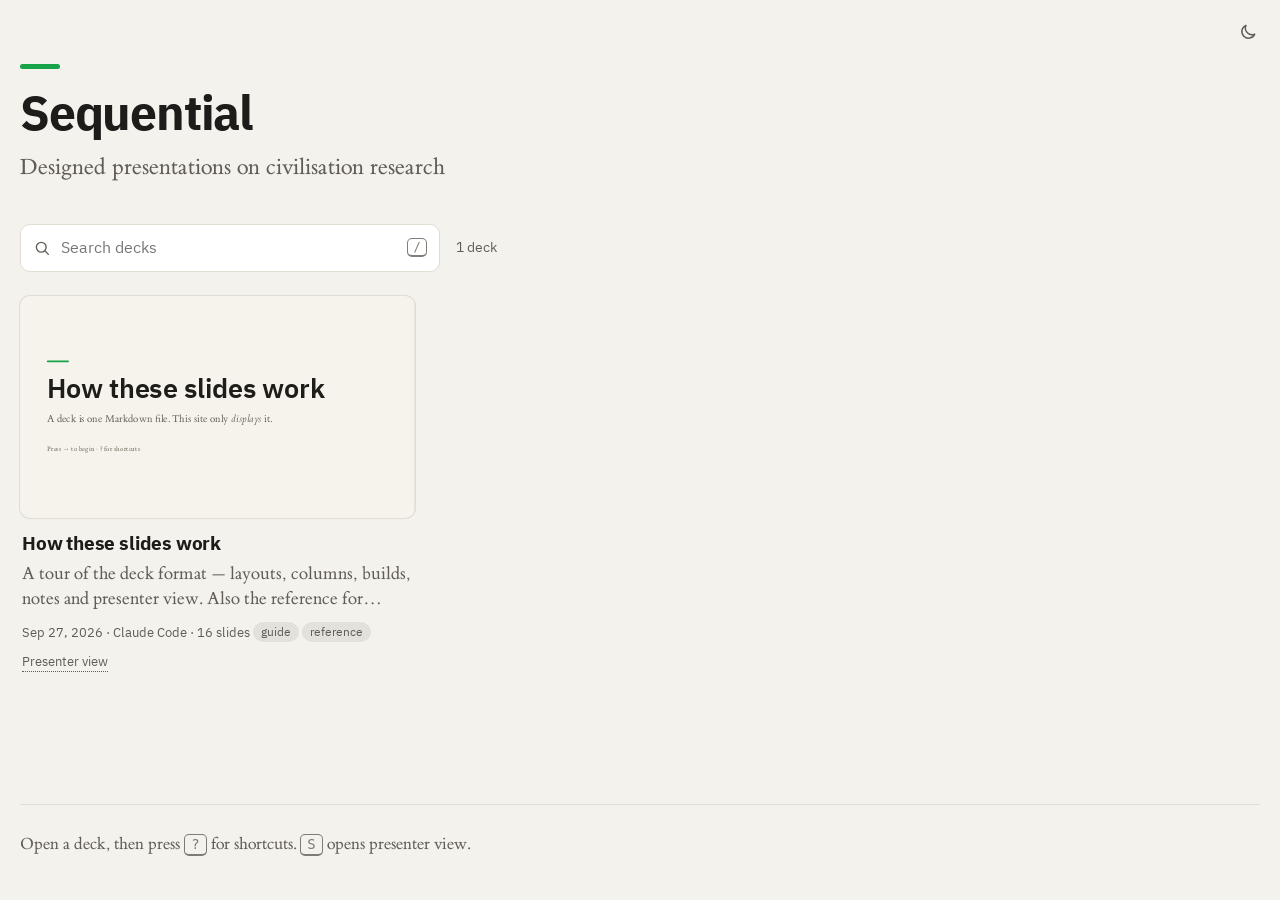
<file: index.html>
<!doctype html>
<html lang="en">
<head>
  <meta charset="utf-8">
  <meta name="viewport" content="width=device-width, initial-scale=1">
  <title>Sequential</title>
  <meta name="description" content="Designed presentations on civilisation research.">
  <link rel="icon" href="assets/icon.svg?v=899201143b" type="image/svg+xml">
  <script>document.documentElement.classList.add('is-loading');setTimeout(function(){document.documentElement.classList.remove('is-loading')},3000);try{var t=localStorage.getItem('slides:theme');if((t==='light'||t==='dark')&&!/[?&]capture\b/.test(location.search))document.documentElement.dataset.theme=t}catch(e){}</script>
  <link rel="preload" href="assets/fonts/IBMPlexSansArabic-SemiBold.woff2?v=630468c56a" as="font" type="font/woff2" crossorigin>
  <link rel="preload" href="assets/fonts/IBMPlexSansArabic-Regular.woff2?v=2cebaea5d6" as="font" type="font/woff2" crossorigin>
  <link rel="preload" href="assets/fonts/ETBembo-Roman.woff2?v=bb81522377" as="font" type="font/woff2" crossorigin>
  <link rel="stylesheet" href="assets/css/fonts.css?v=bd11b258bb">
  <link rel="stylesheet" href="assets/css/slides.css?v=8a4e3a2d45">
  <link rel="stylesheet" href="assets/css/site.css?v=ea7a5cba19">
</head>
<body class="library">
  <button class="theme-toggle" type="button" aria-label="Switch theme"></button>
  <header class="lib-head">
    <div class="lib-head-inner">
      <h1 id="site-title">Sequential</h1>
      <p id="site-desc" class="lib-desc">Designed presentations on civilisation research</p>
    </div>
  </header>
  <main class="lib-main">
    <div class="toolbar">
      <label class="search">
        <span class="sr-only">Search decks</span>
        <svg viewBox="0 0 24 24" width="18" height="18" fill="none" stroke="currentColor" stroke-width="1.8" stroke-linecap="round" aria-hidden="true"><circle cx="11" cy="11" r="6.5"/><path d="M16 16l4.5 4.5"/></svg>
        <input id="search" type="search" placeholder="Search decks" autocomplete="off">
        <kbd aria-hidden="true">/</kbd>
      </label>
      <span id="count" class="count" aria-live="polite"></span>
    </div>
    <p id="status" class="status" hidden></p>
    <ul id="decks" class="grid"></ul>
  </main>
  <footer class="lib-foot">
    <p>Open a deck, then press <kbd>?</kbd> for shortcuts. <kbd>S</kbd> opens presenter view.</p>
  </footer>
  <script type="module" src="assets/js/library.js?v=268ffe0123"></script>
</body>
</html>
</file>
<file: assets/css/fonts.css>
/* Self-hosted type: ET Bembo (MIT, see fonts/ET-Bembo-LICENSE.txt) for text,
   IBM Plex Sans Arabic (OFL, see fonts/IBM-Plex-LICENSE.txt) for titles and headings. */
@font-face { font-family: "ET Bembo"; src: url("../fonts/ETBembo-Roman.woff2?v=bb81522377") format("woff2"); font-weight: 400; font-style: normal; font-display: block; }
@font-face { font-family: "ET Bembo"; src: url("../fonts/ETBembo-Italic.woff2?v=bab69ba571") format("woff2"); font-weight: 400; font-style: italic; font-display: block; }
@font-face { font-family: "ET Bembo"; src: url("../fonts/ETBembo-SemiBold.woff2?v=1639a3ce1d") format("woff2"); font-weight: 600 700; font-style: normal; font-display: block; }
@font-face { font-family: "IBM Plex Sans Arabic"; src: url("../fonts/IBMPlexSansArabic-Regular.woff2?v=2cebaea5d6") format("woff2"); font-weight: 400; font-display: block; }
@font-face { font-family: "IBM Plex Sans Arabic"; src: url("../fonts/IBMPlexSansArabic-Medium.woff2?v=28e751d926") format("woff2"); font-weight: 500; font-display: block; }
@font-face { font-family: "IBM Plex Sans Arabic"; src: url("../fonts/IBMPlexSansArabic-SemiBold.woff2?v=630468c56a") format("woff2"); font-weight: 600; font-display: block; }
@font-face { font-family: "IBM Plex Sans Arabic"; src: url("../fonts/IBMPlexSansArabic-Bold.woff2?v=b696be4a36") format("woff2"); font-weight: 700 800; font-display: block; }
</file>
<file: assets/css/slides.css>
/* ==========================================================================
   Slide canvas: themes, typography, layouts, fragments, utilities.
   Every slide is a fixed-size canvas (1280×720 for 16:9) that the viewer
   scales to fit, so all sizes here are in canvas pixels.
   ========================================================================== */

.slide {
  --font-display: "IBM Plex Sans Arabic", ui-sans-serif, system-ui, -apple-system, "Segoe UI", Roboto, Arial, sans-serif;
  --font-text: "ET Bembo", "Iowan Old Style", "Palatino Linotype", Palatino, Georgia, ui-serif, serif;
  --font-mono: ui-monospace, "SF Mono", SFMono-Regular, Menlo, Consolas, "Liberation Mono", monospace;
  --pad-x: 88px;
  --pad-y: 68px;

  position: absolute;
  left: 0;
  top: 0;
  overflow: hidden;
  background: var(--bg);
  color: var(--fg);
  font-family: var(--font-body);
  font-size: 32px;
  line-height: 1.38;
  text-rendering: optimizeLegibility;
  -webkit-font-smoothing: antialiased;
  font-kerning: normal;
  box-sizing: border-box;
}
.slide *, .slide *::before, .slide *::after { box-sizing: border-box; }

/* ------------------------------------------------------------- themes */

.theme-paper {
  --bg: #f6f3ec;
  --fg: #1f1d1a;
  --muted: #6f685c;
  --accent: #16a34a;
  --on-accent: #fff;
  --rule: #ddd6c8;
  --surface: #ece7dc;
  --code-bg: #ebe6da;
  --mark: #f7d98b;
  --font-head: var(--font-display);
  --font-body: var(--font-text);
  --head-weight: 600;
  --head-tracking: -0.01em;
}
.theme-ink {
  --bg: #121417;
  --fg: #ecebe7;
  --muted: #9d998f;
  --accent: #16a34a;
  --on-accent: #fff;
  --rule: #2d3137;
  --surface: #1b1e23;
  --code-bg: #1b1e23;
  --mark: #6b4f1c;
  --font-head: var(--font-display);
  --font-body: var(--font-text);
  --head-weight: 600;
  --head-tracking: -0.015em;
}
.theme-signal {
  --bg: #ffffff;
  --fg: #0b0b0d;
  --muted: #5d5f68;
  --accent: #16a34a;
  --on-accent: #fff;
  --rule: #e3e4e9;
  --surface: #f2f3f7;
  --code-bg: #f2f3f7;
  --mark: #d7f5df;
  --font-head: var(--font-display);
  --font-body: var(--font-text);
  --head-weight: 700;
  --head-tracking: -0.025em;
}

/* Per-slide colour variants (<!-- class: dark --> etc.), and the site-wide
   light/dark toggle, which re-colours every slide not pinned to a variant. */
.slide.dark,
:root[data-theme="dark"] .slide:not(.theme-ink):not(.light):not(.brand) {
  --bg: #111316; --fg: #eeede9; --muted: #a09c93; --rule: #2d3137; --surface: #1b1e23; --code-bg: #1b1e23; --mark: #6b4f1c;
}
.slide.light,
:root[data-theme="light"] .slide.theme-ink:not(.dark):not(.brand) {
  --bg: #fbfaf7; --fg: #1d1c1a; --muted: #6d675d; --rule: #e0dbd0; --surface: #efebe3; --code-bg: #efebe3; --mark: #f7d98b;
}
.slide.brand {
  --bg: var(--accent); --fg: var(--on-accent); --muted: color-mix(in srgb, var(--on-accent) 72%, var(--accent));
  --rule: color-mix(in srgb, var(--on-accent) 30%, var(--accent));
  --surface: color-mix(in srgb, var(--on-accent) 12%, var(--accent));
  --code-bg: color-mix(in srgb, #000 16%, var(--accent));
}
.slide.brand .accent, .slide.brand a, .slide.brand h4, .slide.brand .stat strong,
.slide.brand li::marker, .slide.brand .fragment.highlight.visible { color: inherit; }
.slide.brand h4 { opacity: .8; }
.slide.brand .callout { border-color: currentColor; }

/* ---------------------------------------------------------- structure */

.slide-content {
  position: absolute;
  inset: 0;
  padding: var(--pad-y) var(--pad-x);
  display: flex;
  flex-direction: column;
  overflow: hidden;
  z-index: 1;
}
.slide:has(.slide-footer) .slide-content { padding-bottom: calc(var(--pad-y) + 24px); }
.slide-content > :first-child { margin-top: 0; }
.slide-content > :last-child { margin-bottom: 0; }

.slide-bg {
  position: absolute;
  inset: 0;
  background-position: center;
  background-repeat: no-repeat;
  z-index: 0;
}
.slide.dim .slide-bg::after {
  content: "";
  position: absolute;
  inset: 0;
  background: linear-gradient(180deg, rgb(0 0 0 / .25), rgb(0 0 0 / .62));
}

.slide-footer {
  position: absolute;
  left: var(--pad-x);
  right: var(--pad-x);
  bottom: 26px;
  display: flex;
  justify-content: space-between;
  gap: 24px;
  font-size: 16px;
  letter-spacing: .02em;
  color: var(--muted);
  z-index: 2;
}
.slide-number { font-variant-numeric: tabular-nums; margin-left: auto; }

/* --------------------------------------------------------- typography */

.slide h1, .slide h2, .slide h3, .slide h4 {
  font-family: var(--font-head);
  font-weight: var(--head-weight);
  letter-spacing: var(--head-tracking);
  line-height: 1.08;
  margin: 0 0 .5em;
  text-wrap: balance;
}
.slide h1 { font-size: 68px; }
.slide h2 { font-size: 48px; margin-bottom: 36px; }
.slide h3 { font-size: 32px; line-height: 1.2; margin-bottom: .4em; }
.slide h4 { font-size: 20px; font-family: var(--font-head); text-transform: uppercase; letter-spacing: .1em; color: var(--muted); font-weight: 600; }

.slide :is(h1, h2, h3) code { font-size: .66em; font-weight: 500; vertical-align: .12em; letter-spacing: 0; }
.slide p { margin: 0 0 .7em; text-wrap: pretty; }
.slide a { color: var(--accent); text-decoration-thickness: .06em; text-underline-offset: .15em; }
.slide strong { font-weight: 600; }
.slide mark { background: var(--mark); color: inherit; padding: 0 .12em; border-radius: .12em; }
.slide del { color: var(--muted); }
.slide hr { border: 0; border-top: 2px solid var(--rule); margin: 28px 0; width: 100%; }

.slide ul, .slide ol { margin: 0 0 .7em; padding-left: 1.15em; }
.slide li { margin: 0 0 .42em; padding-left: .2em; }
.slide li > p { margin-bottom: .3em; }
.slide li > ul, .slide li > ol { margin: .42em 0 0; font-size: .86em; }
.slide ul > li::marker { color: var(--accent); content: "— "; font-weight: 600; }
.slide ul ul > li::marker { content: "· "; }
.slide ol > li::marker { color: var(--accent); font-variant-numeric: tabular-nums; font-weight: 600; }
.slide li.task { list-style: none; position: relative; }
.slide li.task::marker { content: ""; }
.slide .task-box {
  display: inline-block; width: .8em; height: .8em; margin: 0 .45em -.06em -1.15em;
  border: 2px solid var(--muted); border-radius: .16em; vertical-align: baseline;
}
.slide .task-box.checked { background: var(--accent); border-color: var(--accent); box-shadow: inset 0 0 0 3px var(--bg); }
.slide li.task.done { color: var(--muted); }

.slide code {
  font-family: var(--font-mono);
  font-size: .76em;
  background: var(--code-bg);
  padding: .08em .3em;
  border-radius: .25em;
}
.slide pre {
  position: relative;
  margin: 0 0 .8em;
  padding: 26px 30px;
  background: var(--code-bg);
  border-radius: 12px;
  font-size: 21px;
  line-height: 1.55;
  overflow: hidden;
  tab-size: 2;
}
.slide pre code { background: none; padding: 0; font-size: inherit; white-space: pre; }
.slide pre code[data-lang]::before {
  content: attr(data-lang);
  position: absolute;
  top: 10px;
  right: 16px;
  font-size: 13px;
  letter-spacing: .08em;
  text-transform: uppercase;
  color: var(--muted);
}

.slide blockquote {
  margin: 0 0 .8em;
  padding: 4px 0 4px 32px;
  border-left: 4px solid var(--accent);
  font-style: italic;
  font-size: 1.12em;
}
.slide blockquote p:last-child { margin-bottom: 0; }

.slide table { border-collapse: collapse; font-size: 26px; margin: 0 0 .8em; width: 100%; font-variant-numeric: tabular-nums; }
.slide th, .slide td { padding: 12px 18px; text-align: left; border-bottom: 1px solid var(--rule); vertical-align: top; }
.slide th { font-family: var(--font-head); font-size: .85em; font-weight: 600; border-bottom: 2px solid var(--fg); }

.slide img, .slide video, .slide svg, .slide iframe, .slide canvas { max-width: 100%; }
.slide img, .slide video { max-height: 480px; object-fit: contain; display: block; }
.slide p > img { display: inline-block; vertical-align: middle; }
.slide p > img:only-child { display: block; }
.slide iframe { border: 0; width: 100%; flex: 1; min-height: 0; border-radius: 10px; }
.slide figure { margin: 0 0 .7em; display: flex; flex-direction: column; min-height: 0; }
.slide figcaption { font-size: 20px; font-style: italic; color: var(--muted); margin-top: 12px; }

/* ------------------------------------------------------------ columns */

.slide .columns {
  display: grid;
  grid-template-columns: repeat(2, minmax(0, 1fr));
  gap: 64px;
  flex: 1;
  min-height: 0;
  align-items: start;
}
.slide .columns[data-count="3"] { grid-template-columns: repeat(3, minmax(0, 1fr)); gap: 48px; }
.slide .columns[data-count="4"] { grid-template-columns: repeat(4, minmax(0, 1fr)); gap: 40px; }
.slide .col { min-width: 0; min-height: 0; }
.slide .col > :first-child { margin-top: 0; }
.slide .col > :last-child { margin-bottom: 0; }
.slide .columns[data-count="3"] .col, .slide .columns[data-count="4"] .col { font-size: 26px; }
.slide.middle .columns { align-items: center; }

/* ------------------------------------------------------------ layouts */

/* title: opening slide */
.layout-title .slide-content { justify-content: center; }
.layout-title h1 { font-size: 88px; line-height: 1.02; max-width: 1020px; margin-bottom: 28px; }
.layout-title h1::before {
  content: ""; display: block; width: 72px; height: 6px; background: var(--accent); margin-bottom: 44px; border-radius: 3px;
}
.slide.brand.layout-title h1::before { background: currentColor; }
.layout-title h1 + p { font-size: 34px; color: var(--muted); max-width: 900px; line-height: 1.3; }
.layout-title h1 + p + p { margin-top: 36px; font-size: 22px; color: var(--muted); letter-spacing: .02em; }

/* section: chapter divider */
.layout-section .slide-content { justify-content: flex-end; padding-bottom: 96px; }
.layout-section h1, .layout-section h2 { font-size: 96px; line-height: 1; margin-bottom: 20px; max-width: 1040px; }
.layout-section h4 { color: var(--accent); margin-bottom: 20px; }
.layout-section p { font-size: 30px; color: var(--muted); max-width: 820px; }
.layout-section .slide-content::before {
  content: ""; position: absolute; left: var(--pad-x); right: var(--pad-x); top: var(--pad-y); height: 2px; background: var(--rule);
}

/* center: everything centred */
.layout-center .slide-content { justify-content: center; align-items: center; text-align: center; }
.layout-center .slide-content > * { max-width: 1000px; }
.layout-center ul, .layout-center ol { text-align: left; }
.layout-center img, .layout-center video { margin-inline: auto; }

/* statement: one big idea */
.layout-statement .slide-content { justify-content: center; }
.layout-statement p, .layout-statement h1, .layout-statement h2 {
  font-family: var(--font-head);
  font-size: 64px;
  line-height: 1.12;
  font-weight: var(--head-weight);
  letter-spacing: var(--head-tracking);
  max-width: 1060px;
  text-wrap: balance;
}
.layout-statement strong, .layout-statement em { color: var(--accent); font-style: normal; }
.layout-statement p + p { font-family: var(--font-body); font-size: 28px; font-weight: 400; letter-spacing: 0; color: var(--muted); margin-top: 16px; }

/* quote: a pull quote with attribution */
.layout-quote .slide-content { justify-content: center; }
.layout-quote blockquote {
  border: 0; padding: 0; margin: 0 0 40px; font-size: 52px; line-height: 1.18; max-width: 1040px; position: relative; text-wrap: balance;
}
.layout-quote blockquote::before {
  content: "“"; position: absolute; left: -.55em; top: -.12em; color: var(--accent); font-size: 1.6em; line-height: 1;
}
.layout-quote blockquote + p { font-size: 26px; color: var(--muted); }

/* media-left / media-right: first image fills half the slide */
.layout-media-left .slide-media, .layout-media-right .slide-media {
  position: absolute; top: 0; bottom: 0; width: 46%; z-index: 1; background: var(--surface); overflow: hidden;
}
.layout-media-left .slide-media { left: 0; }
.layout-media-right .slide-media { right: 0; }
.slide-media > img, .slide-media > video, .slide-media > figure > img, .slide-media > figure > video {
  width: 100%; height: 100%; max-height: none; object-fit: cover; margin: 0;
}
.slide-media > figure { height: 100%; margin: 0; }
.slide-media figcaption {
  position: absolute; left: 0; right: 0; bottom: 0; margin: 0; padding: 40px 28px 20px;
  color: #fff; background: linear-gradient(transparent, rgb(0 0 0 / .6)); font-size: 16px;
}
.layout-media-left .slide-content { left: 46%; justify-content: center; }
.layout-media-right .slide-content { right: 46%; justify-content: center; }
.layout-media-left .slide-content, .layout-media-right .slide-content { padding-inline: 64px; }
.layout-media-left .slide-footer { left: calc(46% + 64px); }
.layout-media-right .slide-footer { right: calc(46% + 64px); }

/* full: no padding; media fills the canvas */
.layout-full .slide-content { padding: 0; }
.layout-full .slide-content > p:only-child, .layout-full .slide-content > figure:only-child { margin: 0; height: 100%; }
.layout-full img, .layout-full video { width: 100%; height: 100%; max-height: none; object-fit: cover; }
.layout-full.contain img, .layout-full.contain video { object-fit: contain; }
.layout-full figure { position: relative; }
.layout-full figcaption { position: absolute; left: 28px; bottom: 20px; margin: 0; color: #fff; text-shadow: 0 1px 8px rgb(0 0 0 / .6); }

/* --------------------------------------------------------- fragments */

.slide .fragment {
  opacity: 0;
  transform: translateY(10px);
  transition: opacity .35s ease, transform .35s ease, color .35s ease;
}
.slide .fragment.visible { opacity: 1; transform: none; }
.slide .fragment.fade { transform: none; }
.slide[data-build="dim"] .fragment.visible:not(.current) { opacity: .38; }
.slide .fragment.highlight { opacity: 1; transform: none; }
.slide .fragment.highlight.visible { color: var(--accent); }
.slide.is-thumb .fragment { transition: none; }

/* ---------------------------------------------------------- utilities */

.slide .muted { color: var(--muted); }
.slide .accent { color: var(--accent); }
.slide .small { font-size: 22px; }
.slide .tiny { font-size: 17px; }
.slide .large { font-size: 38px; line-height: 1.3; }
.slide .huge { font-size: 64px; line-height: 1.1; font-family: var(--font-head); font-weight: var(--head-weight); letter-spacing: var(--head-tracking); }
.slide .lead { font-size: 36px; line-height: 1.35; color: var(--muted); max-width: 1000px; }
.slide .center { text-align: center; margin-inline: auto; }
.slide .right { text-align: right; margin-left: auto; }
.slide .mono { font-family: var(--font-mono); }
.slide .caps { text-transform: uppercase; letter-spacing: .1em; font-size: .7em; }
.slide .push-bottom { margin-top: auto; }
.slide .grow { flex: 1; min-height: 0; }

.slide .stat strong { display: block; font-family: var(--font-head); font-size: 128px; line-height: 1; letter-spacing: -.04em; color: var(--accent); margin-bottom: 12px; font-weight: var(--head-weight); }
.slide .stat { font-size: 28px; color: var(--muted); }

.slide .card, .slide .callout {
  background: var(--surface);
  border-radius: 14px;
  padding: 28px 32px;
}
.slide .callout { border-left: 5px solid var(--accent); border-radius: 4px 14px 14px 4px; }
.slide .card > :last-child, .slide .callout > :last-child { margin-bottom: 0; }

.slide .w-25 { width: 25%; } .slide .w-33 { width: 33.333%; } .slide .w-50 { width: 50%; }
.slide .w-66 { width: 66.666%; } .slide .w-75 { width: 75%; } .slide .w-100 { width: 100%; }
.slide img.rounded, .slide .rounded { border-radius: 14px; }
.slide img.shadow, .slide .shadow { box-shadow: 0 18px 50px -18px rgb(0 0 0 / .45); }
.slide img.tall { max-height: 560px; }
.slide img.cover { width: 100%; height: 100%; max-height: none; object-fit: cover; }

.slide .iframe-placeholder {
  flex: 1; display: grid; place-items: center; background: var(--surface); color: var(--muted); border-radius: 10px; font-size: 24px;
}
</file>
<file: assets/css/site.css>
/* ==========================================================================
   Site chrome: library page, viewer controls, overview, presenter, print.
   ========================================================================== */

:root {
  --ui-font: "IBM Plex Sans Arabic", ui-sans-serif, system-ui, -apple-system, "Segoe UI", Roboto, Arial, sans-serif;
  --text-font: "ET Bembo", "Iowan Old Style", "Palatino Linotype", Palatino, Georgia, ui-serif, serif;
  --ui-mono: ui-monospace, "SF Mono", SFMono-Regular, Menlo, Consolas, monospace;
  --page: #f4f2ed;
  --panel: #ffffff;
  --ink: #1d1c1a;
  --ink-2: #625d54;
  --line: #e1ddd4;
  --brand: #16a34a;
  --focus: #2f6fed;
  color-scheme: light;
}
:root[data-theme="dark"] {
  --page: #111214; --panel: #1a1c1f; --ink: #ecebe7; --ink-2: #a19d95; --line: #2b2e33; --brand: #16a34a; --focus: #7aa2ff;
  color-scheme: dark;
}

*, *::before, *::after { box-sizing: border-box; }
html, body { margin: 0; }
body { font-family: var(--ui-font); background: var(--page); color: var(--ink); transition: opacity .2s ease; }
/* Hold the page until fonts and content are in, so it appears in one piece
   (inline script in each page adds the class; a 3s fail-safe removes it). */
html.is-loading body { opacity: 0; transition: none; }
:focus-visible { outline: 3px solid var(--focus); outline-offset: 2px; }
kbd {
  font-family: var(--ui-mono); font-size: .82em; padding: .1em .45em; border-radius: 5px;
  border: 1px solid currentColor; border-bottom-width: 2px; opacity: .8; white-space: nowrap;
}
.sr-only {
  position: absolute !important; width: 1px; height: 1px; padding: 0; margin: -1px;
  overflow: hidden; clip: rect(0 0 0 0); white-space: nowrap; border: 0;
}
[hidden] { display: none !important; }

/* ----------------------------------------------------------- thumbnails */

.thumb { position: relative; overflow: hidden; width: 100%; contain: strict; }
.thumb > .slide { left: 50%; top: 50%; transform-origin: center; pointer-events: none; }

/* ------------------------------------------------------------- library */

.library { min-height: 100dvh; display: flex; flex-direction: column; }
.lib-head { padding: 64px 0 8px; }
.theme-toggle {
  display: inline-grid; place-items: center; width: 40px; height: 40px; border-radius: 10px; cursor: pointer;
  border: 0; background: none; color: var(--ink-2); padding: 0;
}
.theme-toggle:hover { color: var(--ink); }
.library > .theme-toggle { position: absolute; top: 12px; right: 12px; z-index: 1; }
.theme-toggle .icon-sun, [data-effective-theme="dark"] .theme-toggle .icon-moon { display: none; }
[data-effective-theme="dark"] .theme-toggle .icon-sun { display: block; }
.lib-head-inner, .lib-main, .lib-foot { max-width: 1272px; margin: 0 auto; width: 100%; padding-inline: 16px; }
.lib-main { flex: 1; }
.lib-head h1 {
  margin: 0; font-size: clamp(32px, 5vw, 48px); letter-spacing: -.025em; font-weight: 700; line-height: 1.05;
}
.lib-head h1::before {
  content: ""; display: block; width: 40px; height: 5px; border-radius: 3px; background: var(--brand); margin-bottom: 20px;
}
.lib-desc { margin: 12px 0 0; color: var(--ink-2); font-family: var(--text-font); font-size: 23px; max-width: 640px; line-height: 1.4; }

.toolbar { display: flex; align-items: center; gap: 16px; margin: 32px 0 24px; flex-wrap: wrap; }
.search {
  display: flex; align-items: center; gap: 10px; flex: 1; max-width: 420px; min-width: 0;
  background: var(--panel); border: 1px solid var(--line); border-radius: 10px; padding: 0 12px; color: var(--ink-2);
}
.search:focus-within { border-color: var(--focus); box-shadow: 0 0 0 3px color-mix(in srgb, var(--focus) 25%, transparent); }
.search input {
  flex: 1; min-width: 0; border: 0; background: none; font: inherit; font-size: 16px; color: var(--ink); padding: 11px 0; outline: none;
}
.search input::-webkit-search-cancel-button { display: none; }
.search kbd { font-size: 12px; }
.count { color: var(--ink-2); font-size: 14px; font-variant-numeric: tabular-nums; }

.status {
  background: var(--panel); border: 1px dashed var(--line); border-radius: 12px; padding: 28px; color: var(--ink-2); line-height: 1.5;
  font-family: var(--text-font); font-size: 19px;
}
.status strong { color: var(--ink); display: block; margin-bottom: 4px; font-family: var(--ui-font); font-size: 16px; font-weight: 600; }
.status code, .lib-foot code { font-family: var(--ui-mono); font-size: .9em; }

.grid {
  list-style: none; margin: 0; padding: 0 0 48px;
  display: grid; grid-template-columns: repeat(auto-fill, minmax(min(100%, 320px), 1fr)); gap: 28px;
}
.card { position: relative; display: flex; flex-direction: column; min-width: 0; }
.card-link { color: inherit; text-decoration: none; display: flex; flex-direction: column; gap: 14px; border-radius: 12px; }
.card-thumb {
  border-radius: 10px; overflow: hidden; background: var(--line);
  box-shadow: 0 0 0 1px var(--line), 0 1px 2px rgb(0 0 0 / .05);
  transition: transform .2s ease, box-shadow .2s ease;
}
.card-link:hover .card-thumb, .card-link:focus-visible .card-thumb {
  transform: translateY(-3px);
  box-shadow: 0 0 0 1px var(--line), 0 14px 32px -14px rgb(0 0 0 / .35);
}
.card-link:focus-visible { outline: none; }
.card-link:focus-visible .card-thumb { outline: 3px solid var(--focus); outline-offset: 3px; }
.card-body { padding: 0 2px; }
.card-title { margin: 0; font-size: 19px; line-height: 1.3; letter-spacing: -.01em; font-weight: 650; }
.card-desc {
  margin: 6px 0 0; color: var(--ink-2); font-family: var(--text-font); font-size: 18px; line-height: 1.4;
  display: -webkit-box; -webkit-line-clamp: 2; -webkit-box-orient: vertical; overflow: hidden;
}
.card-meta { margin: 8px 0 0; color: var(--ink-2); font-size: 13px; line-height: 1.8; }
.tag {
  display: inline-block; font-size: 12px; line-height: 1; padding: 4px 8px; border-radius: 99px;
  background: color-mix(in srgb, var(--ink) 8%, transparent); color: var(--ink-2); vertical-align: 1px;
}
.tag-draft { background: color-mix(in srgb, var(--brand) 18%, transparent); color: var(--brand); }
.card-present {
  align-self: flex-start; margin: 8px 2px 0; font-size: 13px; color: var(--ink-2); text-decoration: none;
  border-bottom: 1px dotted currentColor;
}
.card-present:hover { color: var(--brand); }
.card-error .card-body { border: 1px dashed var(--line); border-radius: 10px; padding: 20px; }

.lib-foot { padding-block: 0 40px; color: var(--ink-2); font-size: 14px; }
.lib-foot p { margin: 0; font-family: var(--text-font); font-size: 17px; padding-top: 24px; border-top: 1px solid var(--line); line-height: 1.8; }

/* -------------------------------------------------------------- viewer */

.viewer {
  --chrome-bg: rgb(22 22 24 / .82);
  --chrome-fg: #f1f0ec;
  background: #0c0c0d;
  color: #eee;
  height: 100dvh;
  overflow: hidden;
  overscroll-behavior: none;
}
:root[data-theme="light"] .viewer { background: #d9d6ce; }
#app { height: 100%; }
.loading { display: grid; place-items: center; height: 100%; color: #888; font-size: 15px; }

.stage { position: fixed; inset: 0; overflow: hidden; touch-action: pan-y pinch-zoom; }
.viewport { position: absolute; left: 50%; top: 50%; transform-origin: center; }
body.idle .stage { cursor: none; }

.viewport > .slide {
  opacity: 0;
  visibility: hidden;
  transition: opacity .28s ease, visibility 0s linear .28s;
}
.viewport > .slide.is-current { opacity: 1; visibility: visible; transition: opacity .28s ease; }
.viewport > .slide.no-transition { transition: none; }
.viewport > .slide.no-transition .fragment { transition: none; }

.blackout { position: fixed; inset: 0; background: #000; z-index: 5; }

.progress { position: fixed; left: 0; right: 0; top: 0; height: 3px; z-index: 6; pointer-events: none; }
.progress-bar {
  height: 100%; background: var(--brand); transform-origin: left; transform: scaleX(0);
  transition: transform .3s ease;
}

.controls {
  position: fixed; left: 50%; bottom: max(16px, env(safe-area-inset-bottom)); transform: translateX(-50%);
  display: flex; align-items: center; gap: 2px; padding: 5px; z-index: 10;
  background: var(--chrome-bg); color: var(--chrome-fg); border-radius: 14px;
  backdrop-filter: blur(12px); -webkit-backdrop-filter: blur(12px);
  box-shadow: 0 8px 30px rgb(0 0 0 / .3), inset 0 0 0 1px rgb(255 255 255 / .08);
  transition: opacity .3s ease, transform .3s ease;
  max-width: calc(100vw - 32px);
}
body.idle .controls { opacity: 0; transform: translate(-50%, 8px); pointer-events: none; }
.ctl {
  display: inline-grid; place-items: center; min-width: 40px; height: 40px; padding: 0 8px;
  border: 0; border-radius: 10px; background: none; color: inherit; font: inherit; cursor: pointer; text-decoration: none;
}
.ctl:hover { background: rgb(255 255 255 / .1); }
.ctl.active { background: rgb(255 255 255 / .18); }
.controls .theme-toggle, .p-bar .theme-toggle { width: 40px; height: 40px; border: 0; background: none; color: inherit; }
.controls .theme-toggle:hover, .p-bar .theme-toggle:hover { background: rgb(255 255 255 / .1); }
.ctl-sep { width: 1px; height: 22px; background: rgb(255 255 255 / .14); margin: 0 4px; }
.counter { font-variant-numeric: tabular-nums; font-size: 14px; display: inline-flex; gap: 4px; min-width: 70px; }
.counter .of { opacity: .55; }
@media (max-width: 520px) {
  .controls [data-act="presenter"], .controls .ctl-sep { display: none; }
}

.jump-toast {
  position: fixed; top: 24px; left: 50%; transform: translateX(-50%); z-index: 11;
  background: var(--chrome-bg); color: var(--chrome-fg); padding: 10px 18px; border-radius: 10px; font-size: 18px;
  font-variant-numeric: tabular-nums; backdrop-filter: blur(12px);
}
.dev-flag {
  position: fixed; top: 12px; right: 12px; z-index: 11; max-width: calc(100vw - 24px);
  background: #fbbf24; color: #1a1300; font-size: 13px; font-weight: 600; padding: 6px 10px; border-radius: 8px;
  box-shadow: 0 4px 14px rgb(0 0 0 / .3);
}

.viewer-error { max-width: 560px; margin: 0 auto; padding: 18vh 16px 0; color: #ddd; line-height: 1.6; font-size: 16px; }
.viewer-error h1 { font-size: 28px; margin: 0 0 12px; color: #fff; }
.viewer-error a { color: #16a34a; }
.viewer-error code { font-family: var(--ui-mono); background: #222; padding: 2px 6px; border-radius: 4px; }

/* Capture mode (?capture): bare canvas at 1:1 for screenshots. */
body[data-mode="capture"] .controls,
body[data-mode="capture"] .progress,
body[data-mode="capture"] .dev-flag { display: none !important; }
body[data-mode="capture"] .slide, body[data-mode="capture"] .slide * { transition: none !important; }

/* ------------------------------------------------------------ overview */

.overview {
  position: fixed; inset: 0; z-index: 20; overflow-y: auto; overscroll-behavior: contain;
  background: #0c0c0d; color: #eee; padding: 0 16px 48px;
}
.overview-head {
  position: sticky; top: 0; z-index: 1; display: flex; align-items: center; gap: 16px;
  max-width: 1400px; margin: 0 auto; padding: 18px 0; background: #0c0c0d;
}
.overview-head h2 { margin: 0; font-size: 17px; font-weight: 600; flex: 1; min-width: 0; overflow: hidden; text-overflow: ellipsis; white-space: nowrap; }
.overview-hint { font-size: 13px; color: #8d8b86; }
@media (max-width: 640px) { .overview-hint { display: none; } }
.overview-grid {
  list-style: none; margin: 0 auto; padding: 0; max-width: 1400px;
  display: grid; grid-template-columns: repeat(auto-fill, minmax(min(100%, 250px), 1fr)); gap: 26px 20px;
}
.ov-item {
  display: flex; flex-direction: column; gap: 8px; width: 100%; padding: 0; border: 0; background: none;
  color: inherit; font: inherit; text-align: left; cursor: pointer; border-radius: 8px;
}
.ov-item .thumb { border-radius: 6px; box-shadow: 0 0 0 1px rgb(255 255 255 / .1); transition: box-shadow .15s ease; }
.ov-item:hover .thumb { box-shadow: 0 0 0 2px rgb(255 255 255 / .45); }
.ov-item[aria-current="true"] .thumb { box-shadow: 0 0 0 3px #16a34a; }
.ov-item:focus-visible { outline: none; }
.ov-item:focus-visible .thumb { box-shadow: 0 0 0 3px var(--focus, #7aa2ff); }
.ov-cap { display: flex; gap: 8px; font-size: 13px; color: #b9b6b0; min-width: 0; }
.ov-num { font-variant-numeric: tabular-nums; color: #7d7a74; }
.ov-title { overflow: hidden; text-overflow: ellipsis; white-space: nowrap; }
.ov-item.overflowing .thumb { box-shadow: 0 0 0 2px #fbbf24; }
.ov-item.overflowing .ov-cap::after { content: "overflows"; margin-left: auto; color: #fbbf24; font-weight: 600; }
body.overview-open .controls { display: none; }

/* ---------------------------------------------------------------- help */

.help {
  border: 0; border-radius: 16px; padding: 0; max-width: min(560px, calc(100vw - 32px));
  background: #1b1c1f; color: #ecebe7; box-shadow: 0 30px 80px rgb(0 0 0 / .5);
}
.help::backdrop { background: rgb(0 0 0 / .55); }
.help form { padding: 28px 28px 24px; position: relative; }
.help h2 { margin: 0 0 18px; font-size: 18px; }
.help table { border-collapse: collapse; width: 100%; font-size: 14px; }
.help td { padding: 7px 0; border-top: 1px solid #2c2e33; vertical-align: top; }
.help td:first-child { padding-right: 20px; white-space: nowrap; }
.help kbd { font-size: 12px; }
.help-foot { color: #8d8b86; font-size: 13px; margin: 16px 0 0; }
.help-foot code { font-family: var(--ui-mono); }
.help-close { position: absolute; top: 16px; right: 16px; border: 0; background: none; color: inherit; cursor: pointer; padding: 6px; border-radius: 8px; }
.help-close:hover { background: rgb(255 255 255 / .08); }

/* ----------------------------------------------------------- presenter */

body[data-mode="presenter"] { background: #141518; color: #e8e6e1; }
.presenter {
  height: 100dvh; display: grid; grid-template-columns: minmax(0, 1.7fr) minmax(280px, 1fr);
  grid-template-rows: minmax(0, 1fr) auto; gap: 16px; padding: 16px;
}
.p-current { position: relative; min-height: 0; }
.p-frame { position: absolute; inset: 0; overflow: hidden; border-radius: 8px; background: #0c0c0d; }
.p-frame .viewport > .slide { transition: none; }
.p-side { display: flex; flex-direction: column; gap: 16px; min-height: 0; }
.p-label {
  display: flex; align-items: center; gap: 8px; font-size: 12px; text-transform: uppercase; letter-spacing: .1em;
  color: #8d8b86; margin-bottom: 8px;
}
.p-builds { text-transform: none; letter-spacing: 0; color: #16a34a; }
.p-next .thumb { border-radius: 6px; box-shadow: 0 0 0 1px rgb(255 255 255 / .1); }
.p-end {
  aspect-ratio: 16 / 9; display: grid; place-items: center; border: 1px dashed #3a3c41; border-radius: 6px; color: #8d8b86;
}
.p-notes-wrap { flex: 1; display: flex; flex-direction: column; min-height: 0; }
.p-font { margin-left: auto; display: flex; gap: 4px; }
.p-font button {
  border: 1px solid #34363b; background: none; color: #cfccc6; border-radius: 6px; padding: 2px 8px; font: inherit; font-size: 12px; cursor: pointer;
}
.p-notes {
  flex: 1; overflow-y: auto; background: #1c1d21; border-radius: 10px; padding: 18px 22px; line-height: 1.45; font-family: var(--text-font);
}
.p-notes > :first-child { margin-top: 0; }
.p-notes ul, .p-notes ol { padding-left: 1.2em; }
.p-notes code { font-family: var(--ui-mono); font-size: .88em; }
.p-empty { color: #6f6d68; font-style: italic; }
.p-bar {
  grid-column: 1 / -1; display: flex; align-items: center; gap: 8px; background: #1c1d21; border-radius: 12px; padding: 6px 10px;
  color: #e8e6e1;
}
.p-count { font-variant-numeric: tabular-nums; font-size: 15px; min-width: 64px; text-align: center; }
.p-title { flex: 1; min-width: 0; overflow: hidden; text-overflow: ellipsis; white-space: nowrap; color: #9f9c95; font-size: 14px; padding: 0 8px; }
.p-timer {
  font-family: var(--ui-mono); font-size: 26px; font-variant-numeric: tabular-nums; background: none; border: 0; color: inherit;
  cursor: pointer; padding: 2px 10px; border-radius: 8px;
}
.p-timer:hover { background: rgb(255 255 255 / .06); }
.p-timer.paused { color: #fbbf24; }
.p-clock { font-variant-numeric: tabular-nums; color: #8d8b86; font-size: 15px; padding-right: 8px; }
@media (max-width: 800px) {
  .presenter { grid-template-columns: 1fr; grid-template-rows: minmax(200px, 40vh) auto auto; height: auto; min-height: 100dvh; }
  body[data-mode="presenter"] { height: auto; overflow: auto; }
  .p-notes { min-height: 30vh; }
  .p-title, .p-clock { display: none; }
}

/* --------------------------------------------------------------- print */

@media print {
  * { -webkit-print-color-adjust: exact; print-color-adjust: exact; }
  body.viewer { background: none; height: auto; overflow: visible; }
  .controls, .progress, .dev-flag, .overview, .jump-toast, .blackout, dialog, .sr-only, .presenter .p-side, .p-bar { display: none !important; }
  .stage { position: static; }
  .viewport { position: static; transform: none !important; width: auto !important; height: auto !important; }
  .viewport > .slide {
    position: relative; opacity: 1 !important; visibility: visible !important; transition: none !important;
    break-after: page; page-break-after: always;
  }
  .viewport > .slide:last-child { break-after: auto; page-break-after: auto; }
  .slide .fragment { opacity: 1 !important; transform: none !important; }
}

@media (prefers-reduced-motion: reduce) {
  *, *::before, *::after { transition-duration: 0s !important; animation-duration: 0s !important; }
}
</file>
